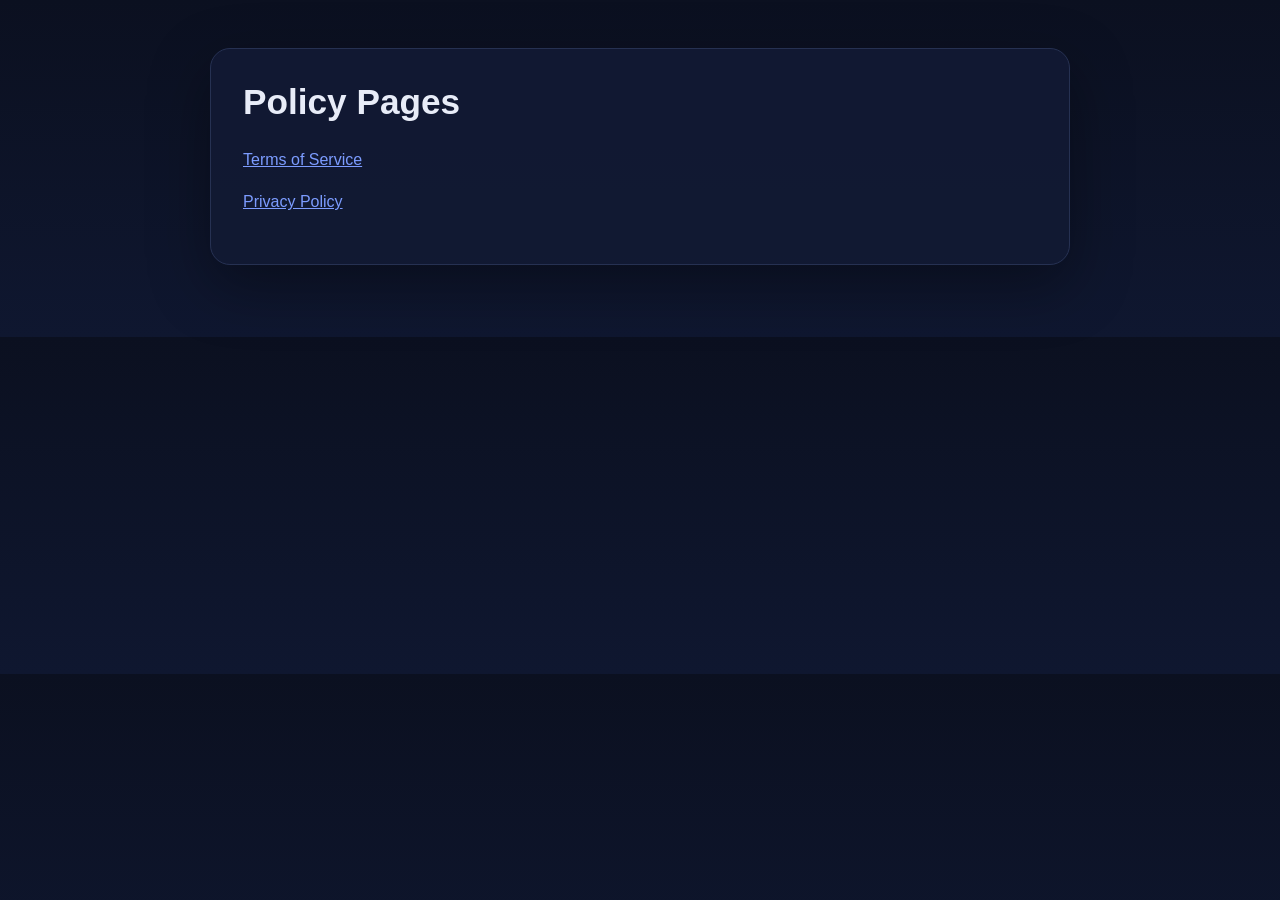
<file: index.html>
<!doctype html>
<html lang="en">
<head>
  <meta charset="UTF-8" />
  <meta name="viewport" content="width=device-width, initial-scale=1.0" />
  <title>Policy Pages</title>
  <link rel="stylesheet" href="/assets/styles.css" />
</head>
<body>
  <div class="wrap">
    <div class="card">
      <h1>Policy Pages</h1>
      <p><a href="/terms.html">Terms of Service</a></p>
      <p><a href="/privacy.html">Privacy Policy</a></p>
    </div>
  </div>
</body>
</html>
</file>
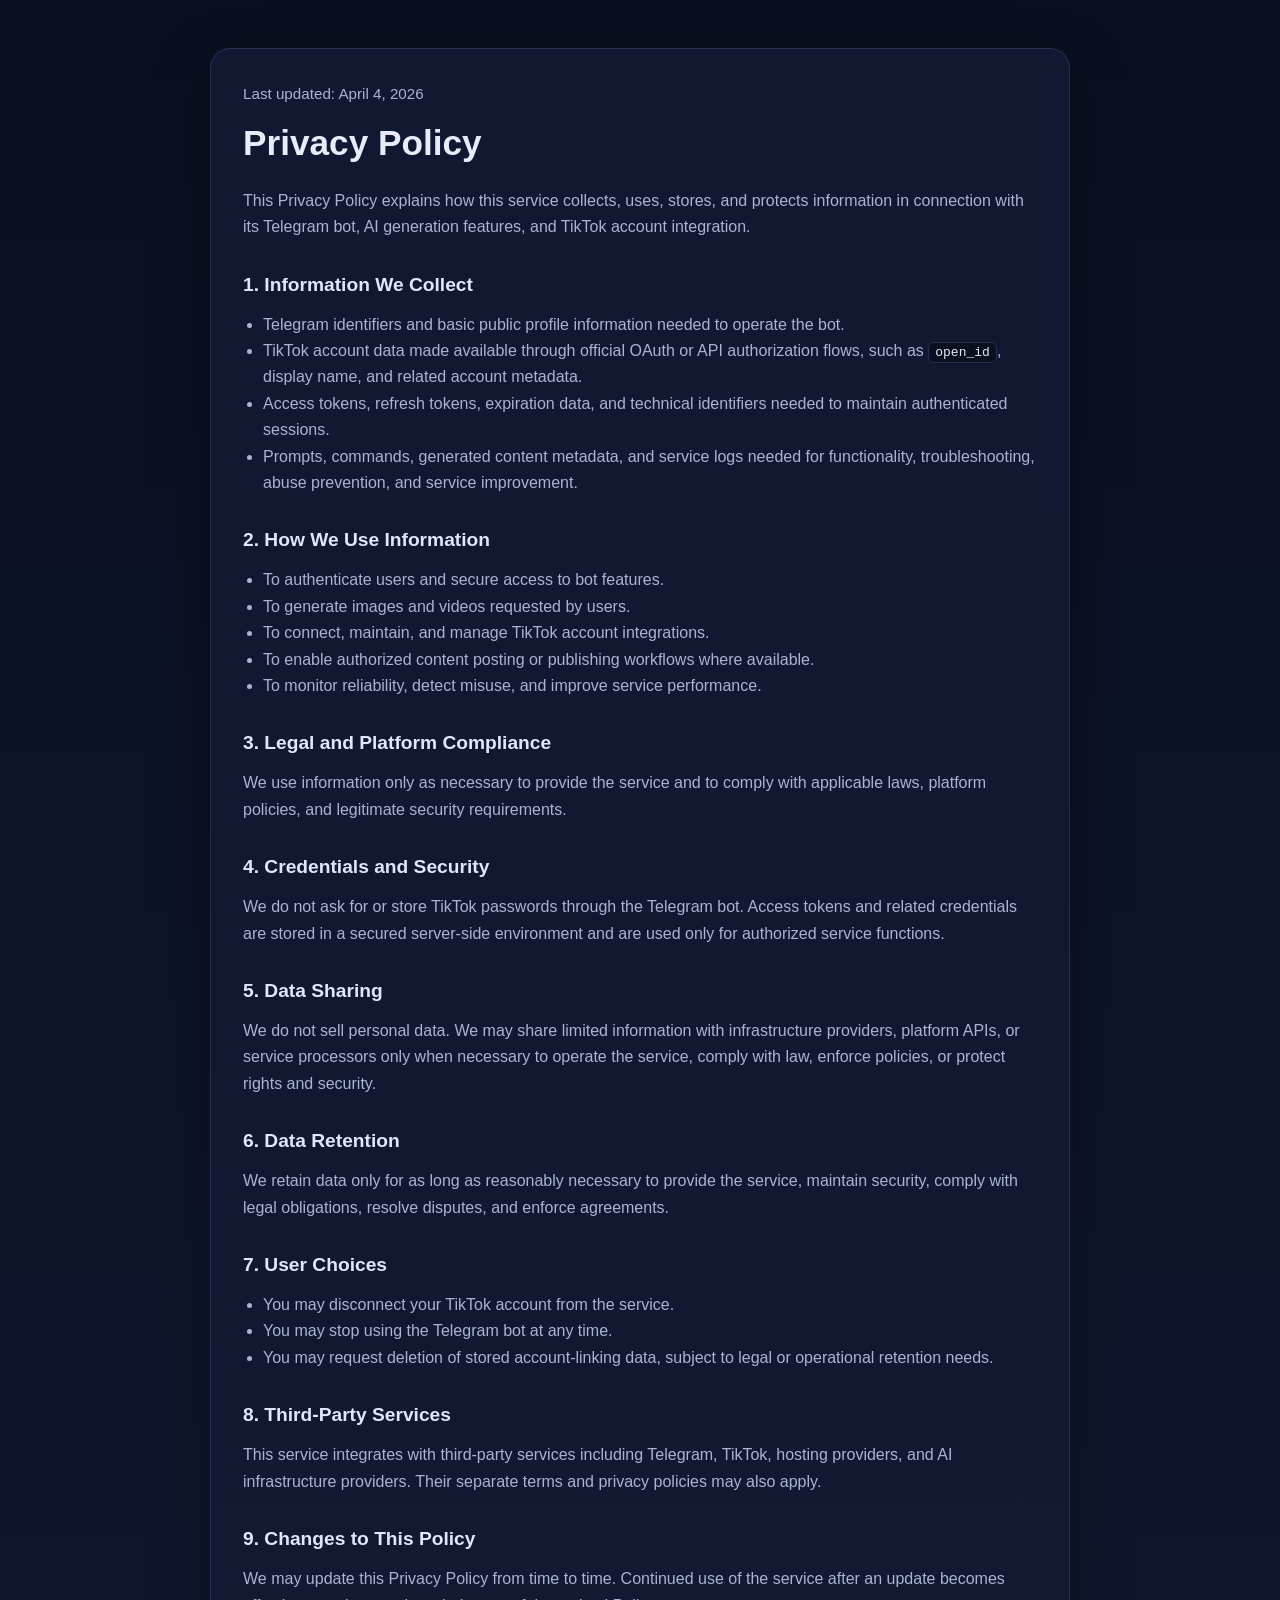
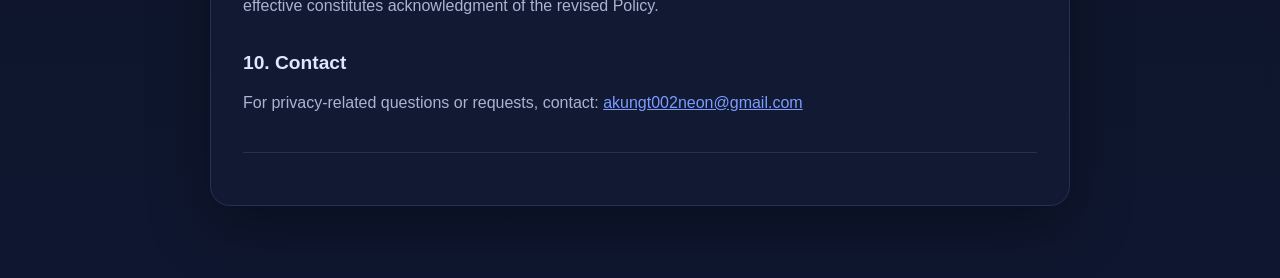
<file: privacy.html>
<!doctype html>
<html lang="en">
<head>
  <meta charset="UTF-8" />
  <meta name="viewport" content="width=device-width, initial-scale=1.0" />
  <meta name="description" content="Privacy Policy for the Telegram AI Generator and TikTok integration service." />
  <title>Privacy Policy</title>
  <link rel="stylesheet" href="/assets/styles.css" />
</head>
<body>
  <div class="wrap">
    <div class="card">
      <span class="meta">Last updated: April 4, 2026</span>
      <h1>Privacy Policy</h1>

      <p>
        This Privacy Policy explains how this service collects, uses, stores, and protects information in connection
        with its Telegram bot, AI generation features, and TikTok account integration.
      </p>

      <h2>1. Information We Collect</h2>
      <ul>
        <li>Telegram identifiers and basic public profile information needed to operate the bot.</li>
        <li>TikTok account data made available through official OAuth or API authorization flows, such as <code>open_id</code>, display name, and related account metadata.</li>
        <li>Access tokens, refresh tokens, expiration data, and technical identifiers needed to maintain authenticated sessions.</li>
        <li>Prompts, commands, generated content metadata, and service logs needed for functionality, troubleshooting, abuse prevention, and service improvement.</li>
      </ul>

      <h2>2. How We Use Information</h2>
      <ul>
        <li>To authenticate users and secure access to bot features.</li>
        <li>To generate images and videos requested by users.</li>
        <li>To connect, maintain, and manage TikTok account integrations.</li>
        <li>To enable authorized content posting or publishing workflows where available.</li>
        <li>To monitor reliability, detect misuse, and improve service performance.</li>
      </ul>

      <h2>3. Legal and Platform Compliance</h2>
      <p>
        We use information only as necessary to provide the service and to comply with applicable laws,
        platform policies, and legitimate security requirements.
      </p>

      <h2>4. Credentials and Security</h2>
      <p>
        We do not ask for or store TikTok passwords through the Telegram bot. Access tokens and related credentials
        are stored in a secured server-side environment and are used only for authorized service functions.
      </p>

      <h2>5. Data Sharing</h2>
      <p>
        We do not sell personal data. We may share limited information with infrastructure providers, platform APIs,
        or service processors only when necessary to operate the service, comply with law, enforce policies, or
        protect rights and security.
      </p>

      <h2>6. Data Retention</h2>
      <p>
        We retain data only for as long as reasonably necessary to provide the service, maintain security,
        comply with legal obligations, resolve disputes, and enforce agreements.
      </p>

      <h2>7. User Choices</h2>
      <ul>
        <li>You may disconnect your TikTok account from the service.</li>
        <li>You may stop using the Telegram bot at any time.</li>
        <li>You may request deletion of stored account-linking data, subject to legal or operational retention needs.</li>
      </ul>

      <h2>8. Third-Party Services</h2>
      <p>
        This service integrates with third-party services including Telegram, TikTok, hosting providers,
        and AI infrastructure providers. Their separate terms and privacy policies may also apply.
      </p>

      <h2>9. Changes to This Policy</h2>
      <p>
        We may update this Privacy Policy from time to time. Continued use of the service after an update becomes
        effective constitutes acknowledgment of the revised Policy.
      </p>

      <h2>10. Contact</h2>
      <p>
        For privacy-related questions or requests, contact: <a href="mailto:akungt002neon@gmail.com">akungt002neon@gmail.com</a>
      </p>

      <div class="footer">
      </div>
    </div>
  </div>
</body>
</html>
</file>
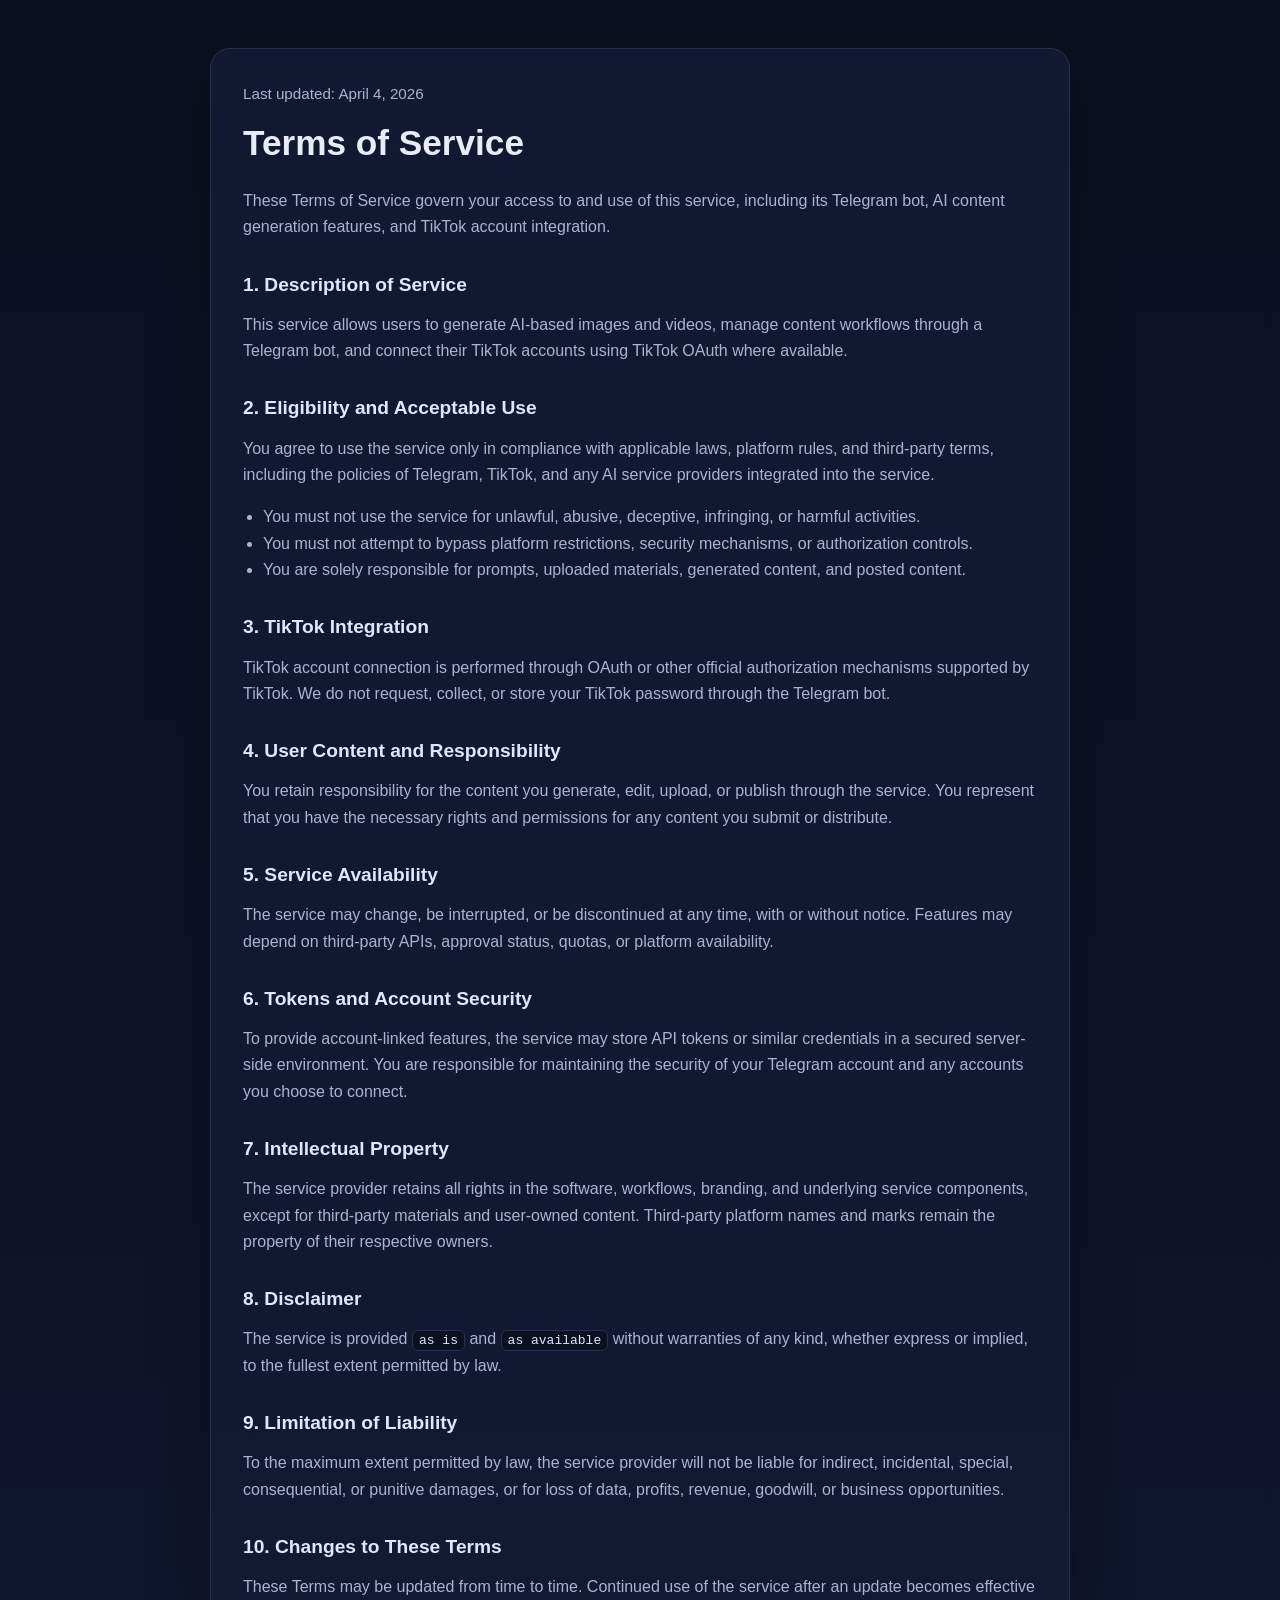
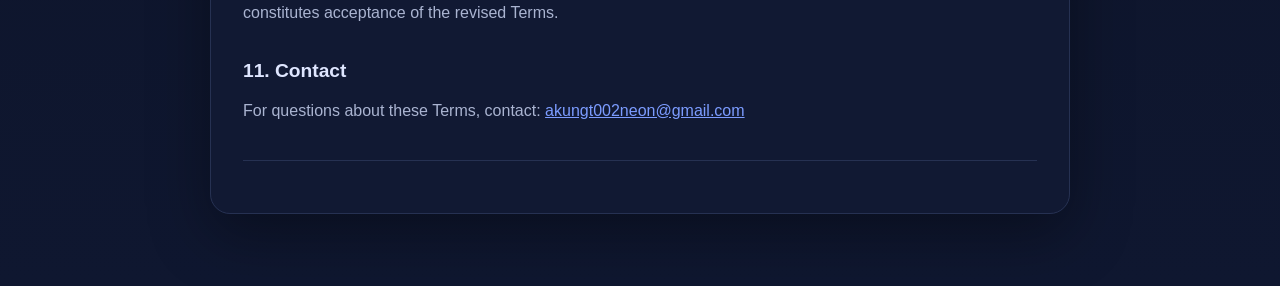
<file: terms.html>
<!doctype html>
<html lang="en">
<head>
  <meta charset="UTF-8" />
  <meta name="viewport" content="width=device-width, initial-scale=1.0" />
  <meta name="description" content="Terms of Service for the Telegram AI Generator and TikTok integration service." />
  <title>Terms of Service</title>
  <link rel="stylesheet" href="/assets/styles.css" />
</head>
<body>
  <div class="wrap">
    <div class="card">
      <span class="meta">Last updated: April 4, 2026</span>
      <h1>Terms of Service</h1>

      <p>
        These Terms of Service govern your access to and use of this service, including its Telegram bot,
        AI content generation features, and TikTok account integration.
      </p>

      <h2>1. Description of Service</h2>
      <p>
        This service allows users to generate AI-based images and videos, manage content workflows through
        a Telegram bot, and connect their TikTok accounts using TikTok OAuth where available.
      </p>

      <h2>2. Eligibility and Acceptable Use</h2>
      <p>
        You agree to use the service only in compliance with applicable laws, platform rules, and third-party
        terms, including the policies of Telegram, TikTok, and any AI service providers integrated into the service.
      </p>
      <ul>
        <li>You must not use the service for unlawful, abusive, deceptive, infringing, or harmful activities.</li>
        <li>You must not attempt to bypass platform restrictions, security mechanisms, or authorization controls.</li>
        <li>You are solely responsible for prompts, uploaded materials, generated content, and posted content.</li>
      </ul>

      <h2>3. TikTok Integration</h2>
      <p>
        TikTok account connection is performed through OAuth or other official authorization mechanisms supported
        by TikTok. We do not request, collect, or store your TikTok password through the Telegram bot.
      </p>

      <h2>4. User Content and Responsibility</h2>
      <p>
        You retain responsibility for the content you generate, edit, upload, or publish through the service.
        You represent that you have the necessary rights and permissions for any content you submit or distribute.
      </p>

      <h2>5. Service Availability</h2>
      <p>
        The service may change, be interrupted, or be discontinued at any time, with or without notice.
        Features may depend on third-party APIs, approval status, quotas, or platform availability.
      </p>

      <h2>6. Tokens and Account Security</h2>
      <p>
        To provide account-linked features, the service may store API tokens or similar credentials in a secured
        server-side environment. You are responsible for maintaining the security of your Telegram account and any
        accounts you choose to connect.
      </p>

      <h2>7. Intellectual Property</h2>
      <p>
        The service provider retains all rights in the software, workflows, branding, and underlying service components,
        except for third-party materials and user-owned content. Third-party platform names and marks remain the property
        of their respective owners.
      </p>

      <h2>8. Disclaimer</h2>
      <p>
        The service is provided <code>as is</code> and <code>as available</code> without warranties of any kind, whether express
        or implied, to the fullest extent permitted by law.
      </p>

      <h2>9. Limitation of Liability</h2>
      <p>
        To the maximum extent permitted by law, the service provider will not be liable for indirect, incidental,
        special, consequential, or punitive damages, or for loss of data, profits, revenue, goodwill, or business opportunities.
      </p>

      <h2>10. Changes to These Terms</h2>
      <p>
        These Terms may be updated from time to time. Continued use of the service after an update becomes effective
        constitutes acceptance of the revised Terms.
      </p>

      <h2>11. Contact</h2>
      <p>
        For questions about these Terms, contact: <a href="mailto:akungt002neon@gmail.com">akungt002neon@gmail.com</a>
      </p>

      <div class="footer">
      </div>
    </div>
  </div>
</body>
</html>
</file>
<file: assets/styles.css>
:root {
  --bg: #0b1020;
  --card: #121933;
  --text: #e8ecf8;
  --muted: #aab4d1;
  --accent: #7c9cff;
  --border: #263152;
}
* { box-sizing: border-box; }
body {
  margin: 0;
  font-family: Inter, Arial, sans-serif;
  background: linear-gradient(180deg, #0b1020 0%, #0f1730 100%);
  color: var(--text);
  line-height: 1.65;
}
.wrap {
  max-width: 900px;
  margin: 0 auto;
  padding: 48px 20px 72px;
}
.card {
  background: rgba(18, 25, 51, 0.92);
  border: 1px solid var(--border);
  border-radius: 20px;
  padding: 32px;
  box-shadow: 0 20px 60px rgba(0,0,0,0.35);
}
h1, h2 { line-height: 1.2; }
h1 { margin-top: 0; font-size: 2.2rem; }
h2 { margin-top: 32px; font-size: 1.2rem; color: #dfe6ff; }
p, li { color: var(--muted); }
a { color: var(--accent); }
.meta {
  display: inline-block;
  margin-bottom: 16px;
  color: var(--muted);
  font-size: 0.95rem;
}
ul { padding-left: 20px; }
.footer {
  margin-top: 36px;
  padding-top: 20px;
  border-top: 1px solid var(--border);
  color: var(--muted);
  font-size: 0.95rem;
}
code {
  background: #0b1020;
  border: 1px solid var(--border);
  padding: 2px 6px;
  border-radius: 6px;
  color: #dfe6ff;
}
</file>
